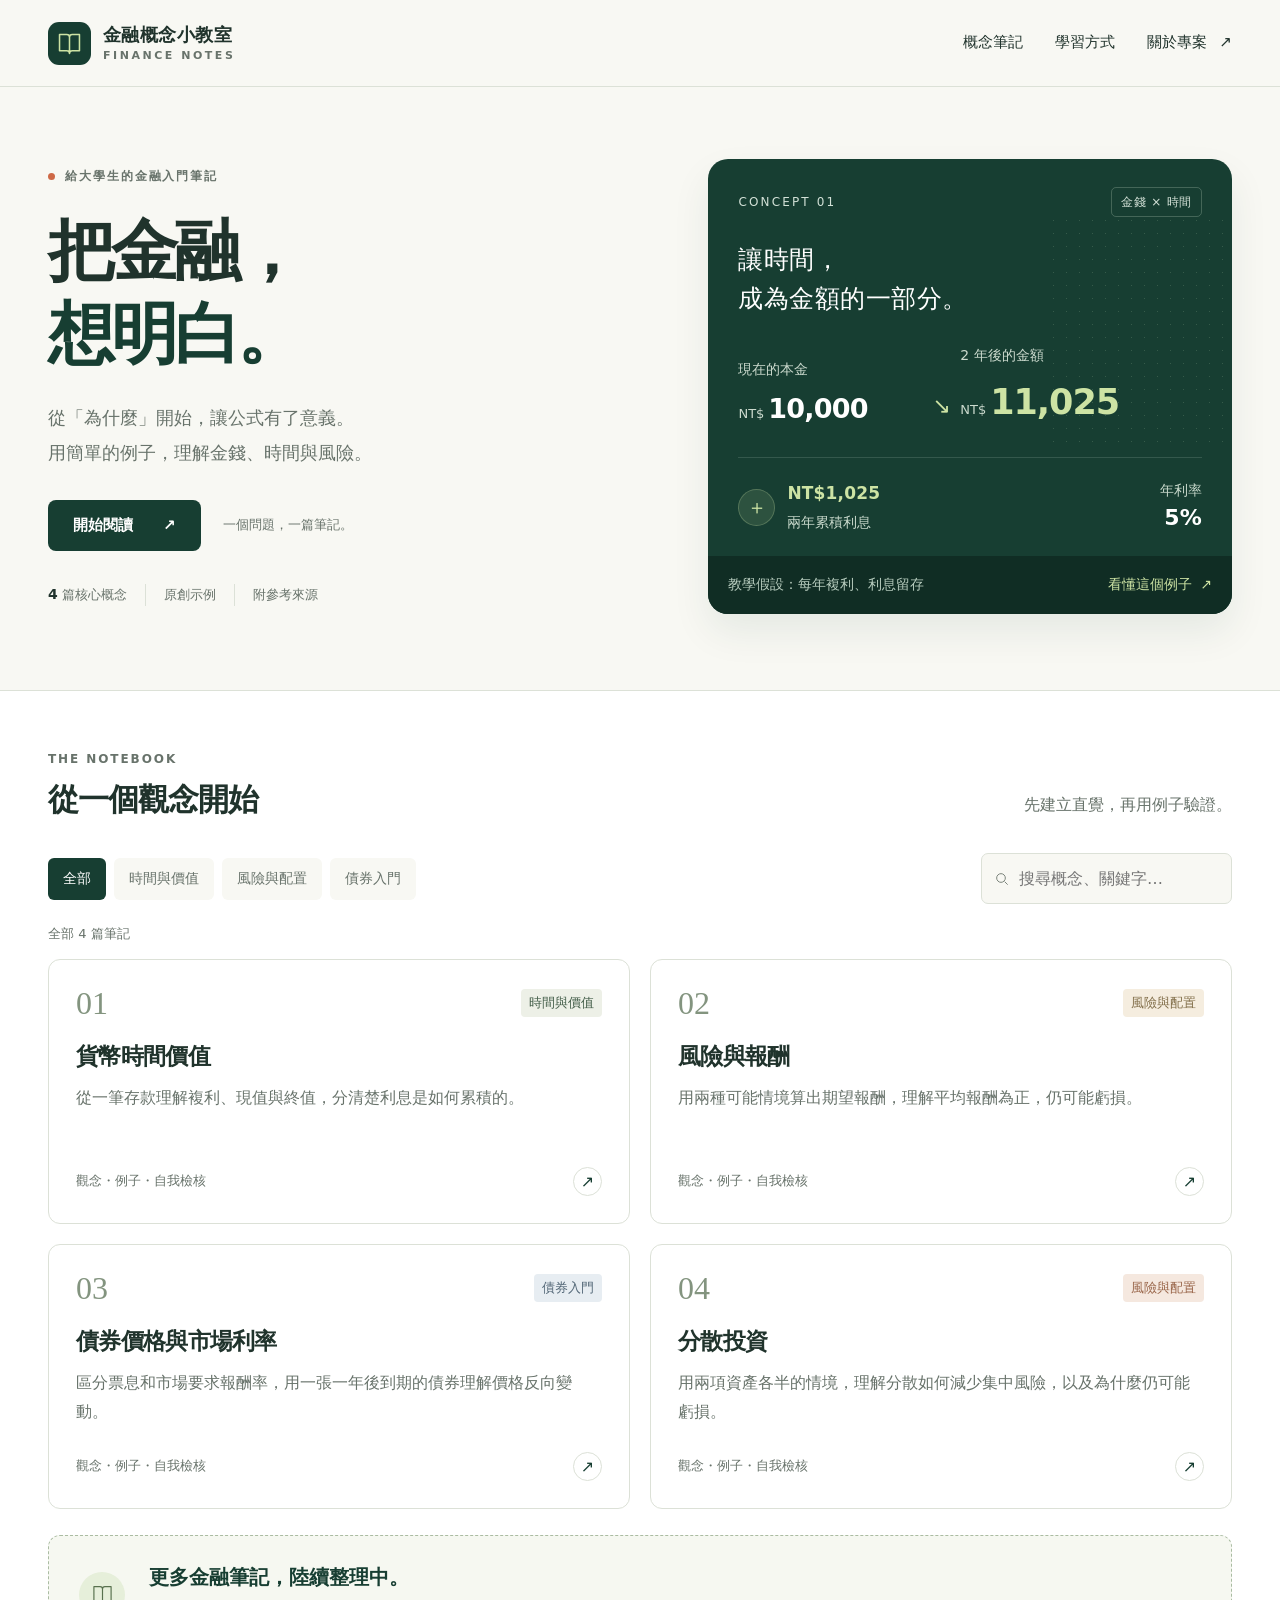
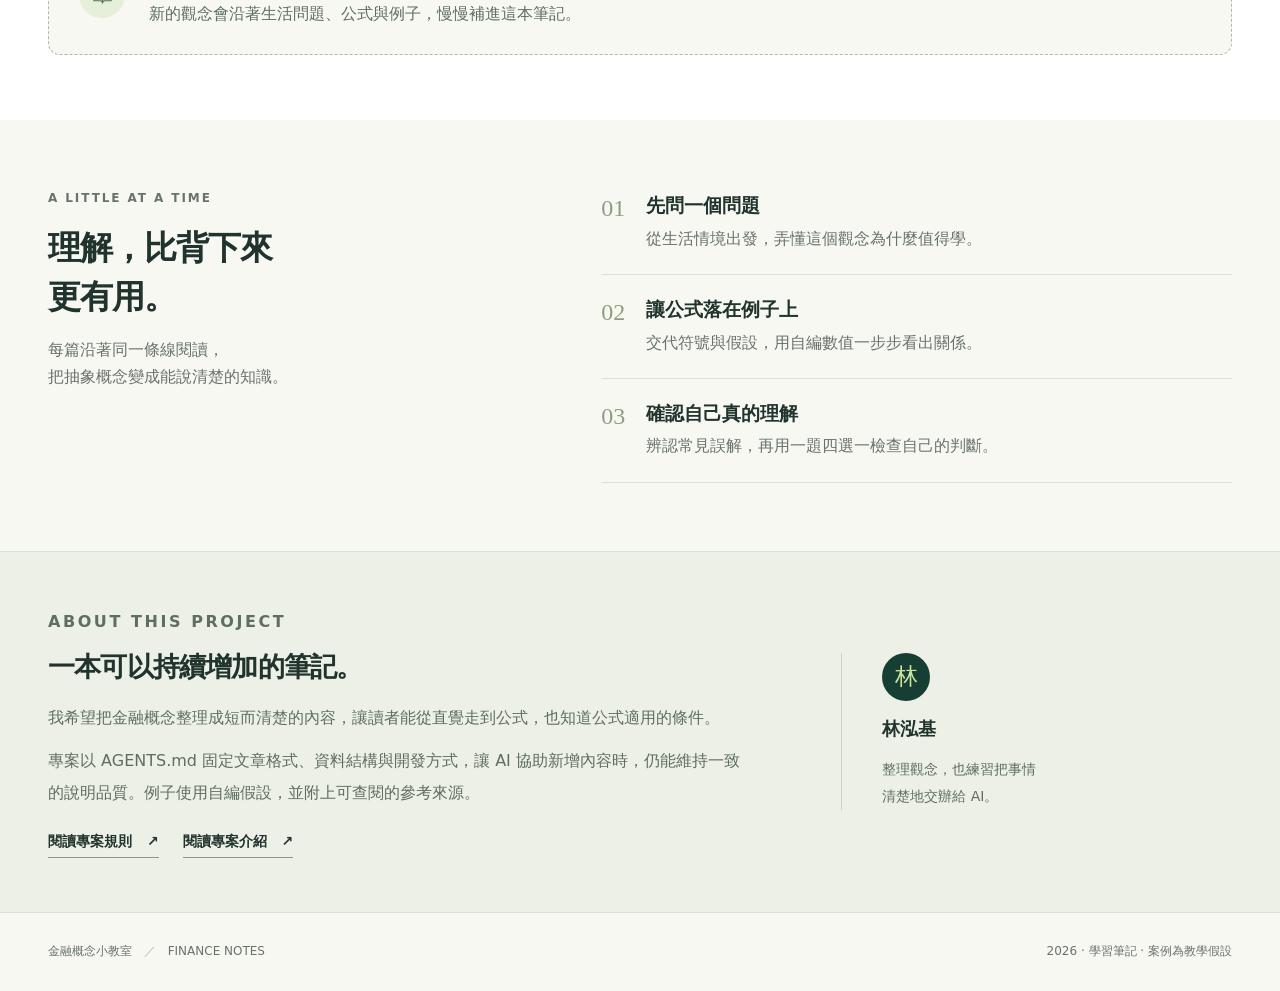
<file: index.html>
<!doctype html>
<html lang="zh-Hant">
<head>
  <meta charset="utf-8">
  <meta name="viewport" content="width=device-width, initial-scale=1">
  <meta name="description" content="從生活問題、公式與自編例子，理解貨幣時間價值、風險與報酬、債券價格及分散投資。">
  <meta name="theme-color" content="#173e32">
  <title>金融概念小教室｜把金融，想明白。</title>
  <link rel="stylesheet" href="./styles.css">
  <script defer src="./content.js"></script>
  <script defer src="./math.js"></script>
  <script defer src="./app.js"></script>
</head>
<body>
  <a class="skip-link" href="#main">跳到主要內容</a>
  <header class="site-header">
    <div class="shell header-inner">
      <a class="brand" href="#home" aria-label="金融概念小教室首頁">
        <span class="brand-icon" aria-hidden="true"><svg viewBox="0 0 32 32"><path d="M5 6h8c2 0 3 1 3 3v18c0-2-1-3-3-3H5zm22 0h-8c-2 0-3 1-3 3v18c0-2 1-3 3-3h8z"/></svg></span>
        <span class="brand-name">金融概念小教室<small>FINANCE NOTES</small></span>
      </a>
      <nav class="main-nav" aria-label="主要導覽"><a href="#library">概念筆記</a><a href="#method">學習方式</a><a href="#about">關於專案 <span aria-hidden="true">↗</span></a></nav>
    </div>
  </header>
  <main id="main" tabindex="-1">
    <div id="home-view">
      <section class="hero shell" aria-labelledby="hero-heading">
        <div class="hero-copy">
          <p class="eyebrow"><span class="tiny-dot"></span> 給大學生的金融入門筆記</p>
          <h1 id="hero-heading">把金融，<br><span>想明白。</span></h1>
          <p class="hero-description">從「為什麼」開始，讓公式有了意義。<br>用簡單的例子，理解金錢、時間與風險。</p>
          <div class="hero-actions"><a class="button primary" href="#library">開始閱讀 <span aria-hidden="true">↗</span></a><span class="hero-note">一個問題，一篇筆記。</span></div>
          <div class="hero-meta"><span><b data-lesson-count>—</b> 篇核心概念</span><span>原創示例</span><span>附參考來源</span></div>
        </div>
        <div class="hero-demo" aria-label="複利示例：本金一萬元，年利率百分之五，每年複利一次，兩年後為一萬一千零二十五元。">
          <div class="demo-top"><span>CONCEPT 01</span><span class="demo-pill">金錢 × 時間</span></div>
          <p class="demo-question">讓時間，<br>成為金額的一部分。</p>
          <div class="money-journey"><div><small>現在的本金</small><strong><span>NT$</span>10,000</strong></div><span class="journey-arrow" aria-hidden="true">↘</span><div class="future-value"><small>2 年後的金額</small><strong><span>NT$</span>11,025</strong></div></div>
          <div class="growth-note"><span class="growth-mark" aria-hidden="true">＋</span><div><b>NT$1,025</b><small>兩年累積利息</small></div><span class="demo-rate">年利率<br><b>5%</b></span></div>
          <div class="demo-bottom"><span>教學假設：每年複利、利息留存</span><a href="#lesson/time-value-of-money" aria-label="閱讀貨幣時間價值">看懂這個例子 <span aria-hidden="true">↗</span></a></div>
        </div>
      </section>
      <section class="library-section" id="library" aria-labelledby="library-heading">
        <div class="shell">
          <div class="section-heading"><div><p class="eyebrow">THE NOTEBOOK</p><h2 id="library-heading">從一個觀念開始</h2></div><p>先建立直覺，再用例子驗證。</p></div>
          <div class="library-toolbar"><div id="category-filters" class="category-filters" role="group" aria-label="依分類篩選"></div><div class="search-wrap"><svg viewBox="0 0 24 24" aria-hidden="true"><circle cx="10.5" cy="10.5" r="6.5"/><path d="m16 16 4.5 4.5"/></svg><label class="sr-only" for="lesson-search">搜尋概念</label><input type="search" id="lesson-search" placeholder="搜尋概念、關鍵字…" autocomplete="off"></div></div>
          <p id="result-count" class="result-count" aria-live="polite"></p>
          <div class="lesson-grid" id="lesson-grid"></div>
          <div class="empty-state" id="empty-state" hidden><span class="empty-symbol" aria-hidden="true">∅</span><h3>目前沒有符合的筆記</h3><p>試試其他關鍵字，或回到全部概念。</p><button class="button secondary" id="reset-search" type="button">顯示全部概念</button></div>
          <aside class="notebook-continuation" id="notebook-continuation" aria-labelledby="continuation-heading" hidden><span class="continuation-icon" aria-hidden="true"><svg viewBox="0 0 32 32"><path d="M5 6h8c2 0 3 1 3 3v18c0-2-1-3-3-3H5zm22 0h-8c-2 0-3 1-3 3v18c0-2 1-3 3-3h8z"/></svg></span><div><h3 id="continuation-heading">更多金融筆記，陸續整理中。</h3><p>新的觀念會沿著生活問題、公式與例子，慢慢補進這本筆記。</p></div></aside>
        </div>
      </section>
      <section class="method-section shell" id="method" aria-labelledby="method-heading"><div class="method-intro"><p class="eyebrow">A LITTLE AT A TIME</p><h2 id="method-heading">理解，比背下來<br>更有用。</h2><p>每篇沿著同一條線閱讀，<br>把抽象概念變成能說清楚的知識。</p></div><ol class="method-steps"><li><span>01</span><div><h3>先問一個問題</h3><p>從生活情境出發，弄懂這個觀念為什麼值得學。</p></div></li><li><span>02</span><div><h3>讓公式落在例子上</h3><p>交代符號與假設，用自編數值一步步看出關係。</p></div></li><li><span>03</span><div><h3>確認自己真的理解</h3><p>辨認常見誤解，再用一題四選一檢查自己的判斷。</p></div></li></ol></section>
      <section class="about-section" id="about" aria-labelledby="about-heading"><div class="shell about-inner"><div><p class="eyebrow">ABOUT THIS PROJECT</p><h2 id="about-heading">一本可以持續增加的筆記。</h2><p>我希望把金融概念整理成短而清楚的內容，讓讀者能從直覺走到公式，也知道公式適用的條件。</p><p>專案以 AGENTS.md 固定文章格式、資料結構與開發方式，讓 AI 協助新增內容時，仍能維持一致的說明品質。例子使用自編假設，並附上可查閱的參考來源。</p><div class="about-links"><a href="./agents.html">閱讀專案規則 <span aria-hidden="true">↗</span></a><a href="./readme.html">閱讀專案介紹 <span aria-hidden="true">↗</span></a></div></div><div class="author-note"><span class="author-initial" aria-hidden="true">林</span><strong>林泓基</strong><p>整理觀念，也練習把事情<br>清楚地交辦給 AI。</p></div></div></section>
    </div>
    <div id="lesson-view" hidden></div>
    <noscript><div class="shell no-script"><h2>請啟用 JavaScript 以閱讀完整筆記</h2><p>文章、搜尋與自我檢核由本機 JavaScript 呈現，不需要登入或 API。</p></div></noscript>
  </main>
  <footer class="site-footer"><div class="shell footer-inner"><span>金融概念小教室 <span class="footer-separator">／</span> FINANCE NOTES</span><span>2026 · 學習筆記 · 案例為教學假設</span></div></footer>
</body>
</html>
</file>
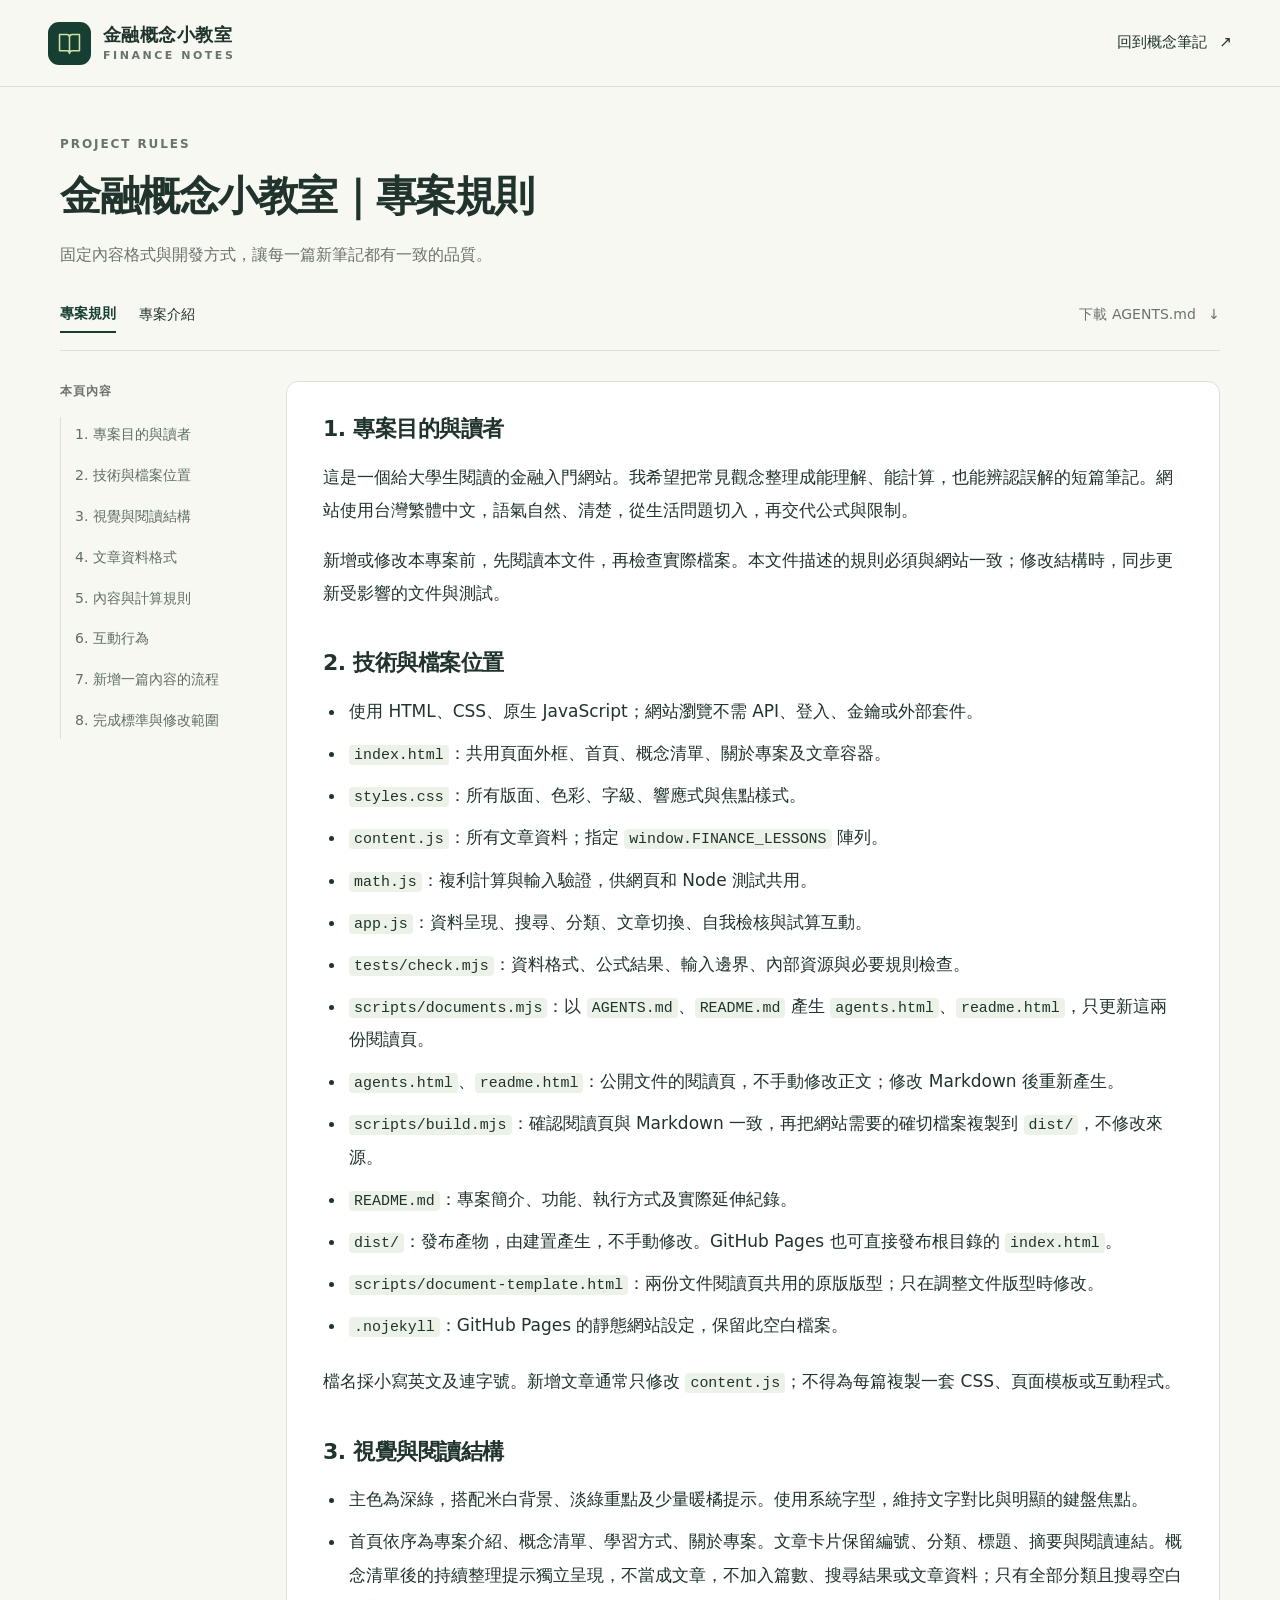
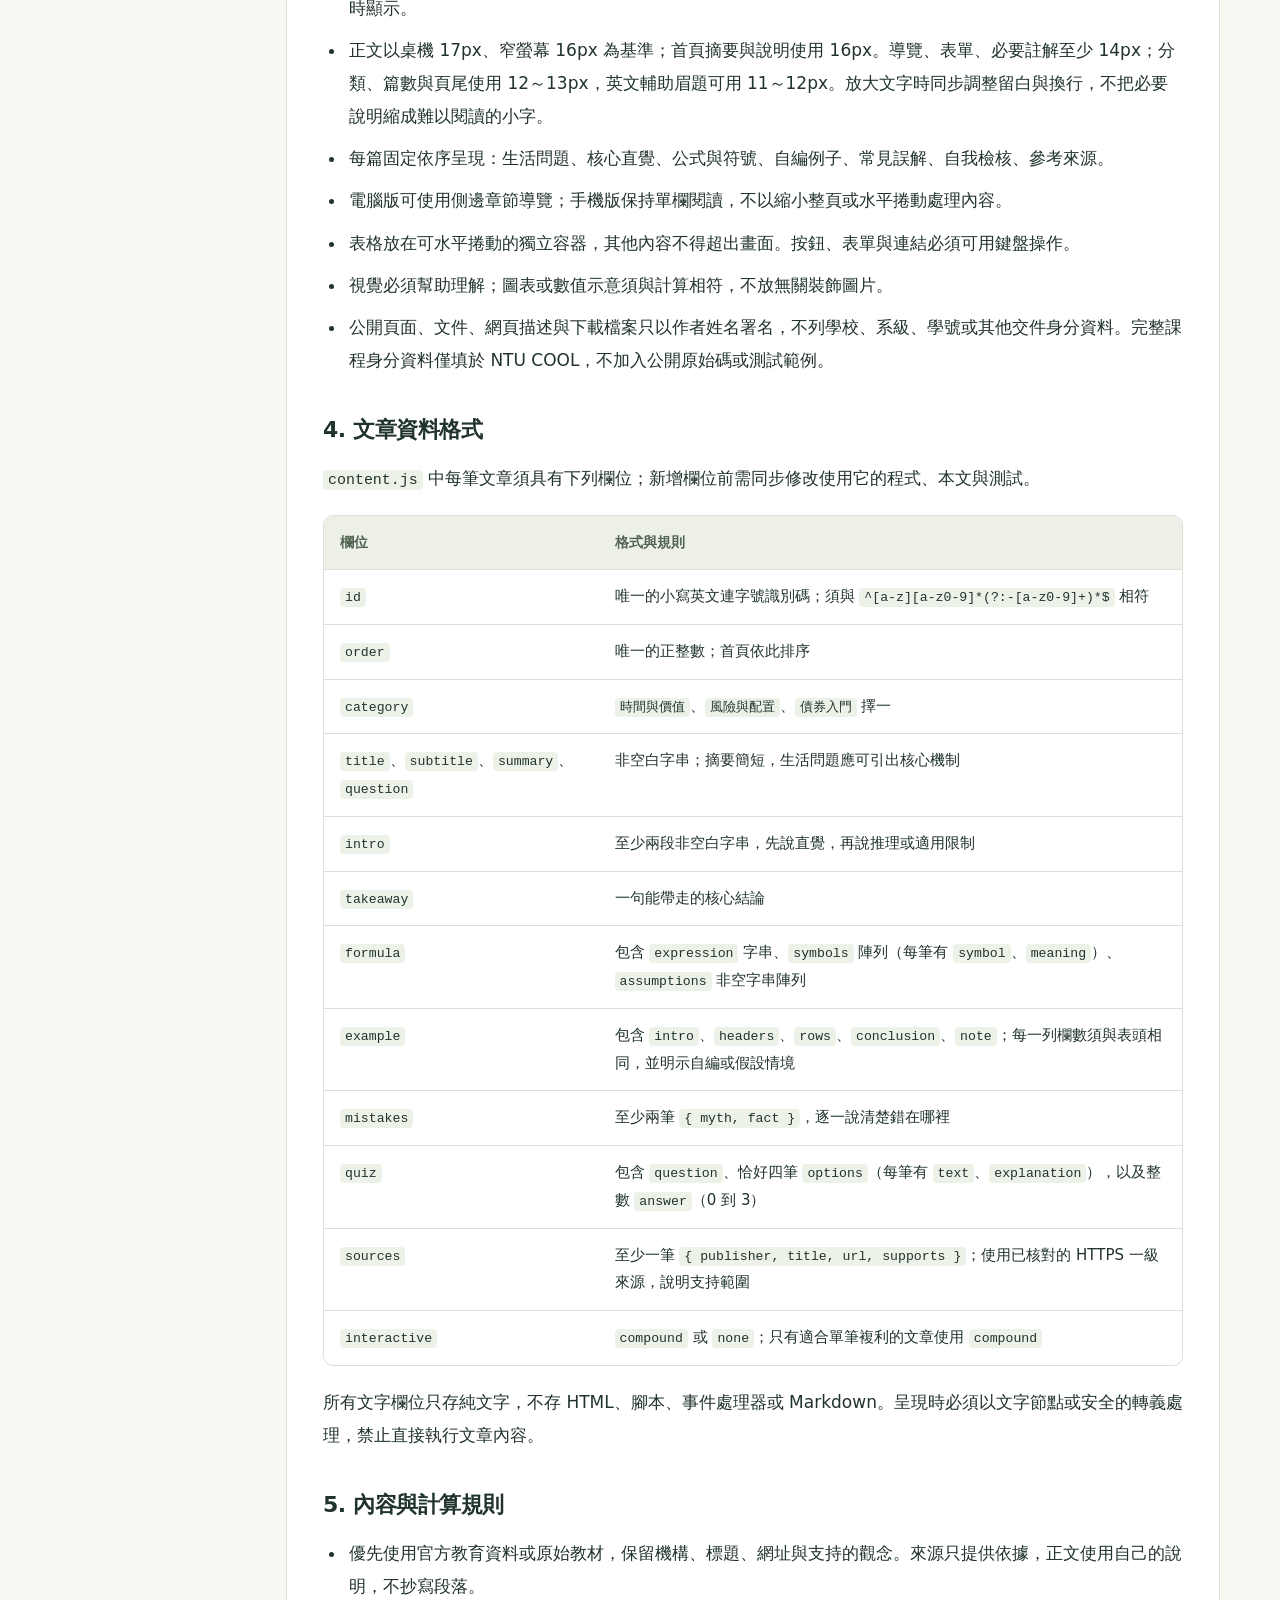
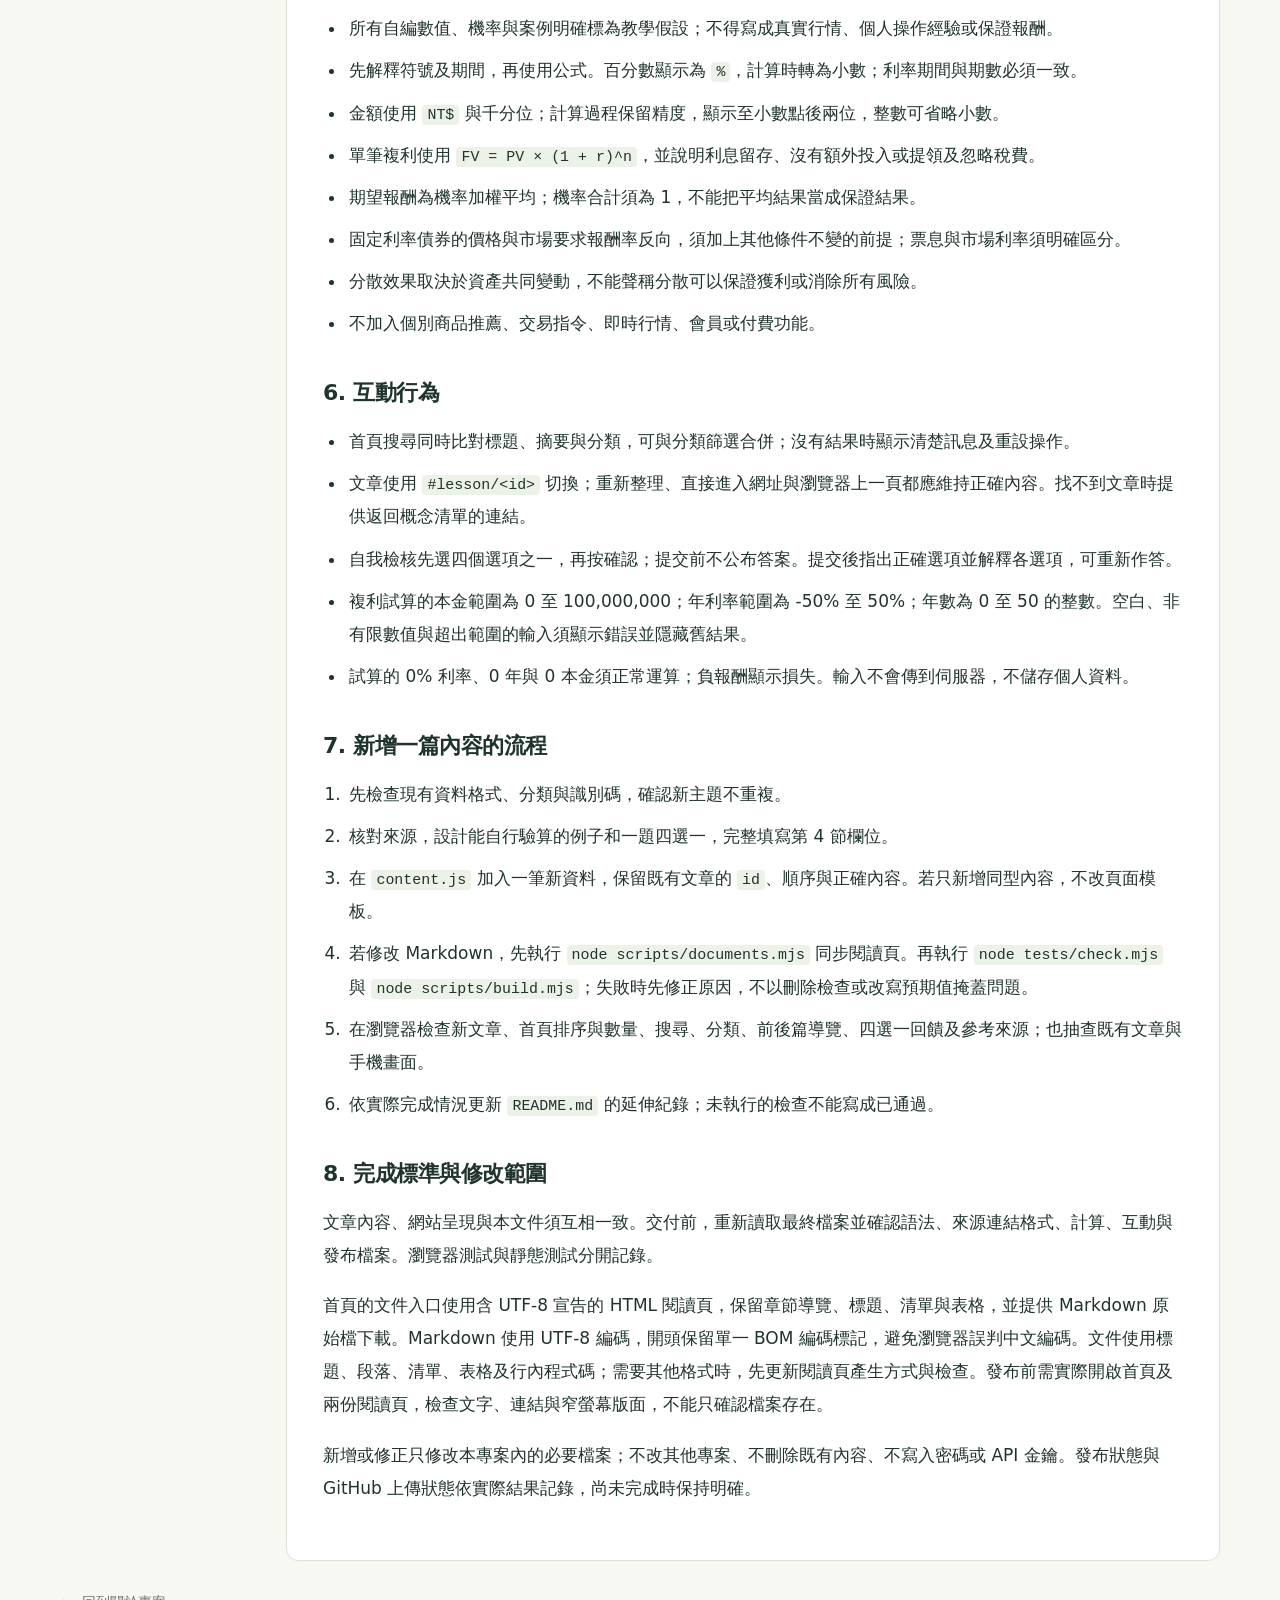
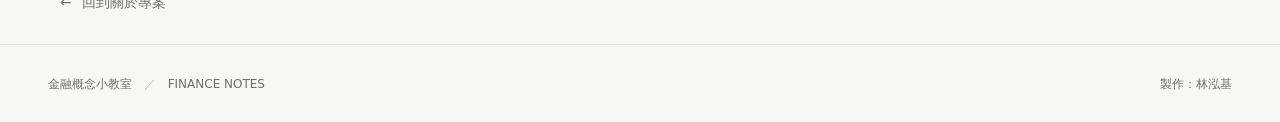
<file: agents.html>
<!doctype html>
<html lang="zh-Hant">
<head>
  <meta charset="utf-8">
  <meta name="viewport" content="width=device-width, initial-scale=1">
  <meta name="description" content="固定內容格式與開發方式，讓每一篇新筆記都有一致的品質。">
  <meta name="theme-color" content="#173e32">
  <title>專案規則｜金融概念小教室</title>
  <link rel="stylesheet" href="./styles.css">
</head>
<body class="document-page">
  <a class="skip-link" href="#document-content">跳到文件內容</a>
  <header class="site-header"><div class="shell header-inner">
    <a class="brand" href="./index.html#home" aria-label="金融概念小教室首頁"><span class="brand-icon" aria-hidden="true"><svg viewBox="0 0 32 32"><path d="M5 6h8c2 0 3 1 3 3v18c0-2-1-3-3-3H5zm22 0h-8c-2 0-3 1-3 3v18c0-2 1-3 3-3h8z"/></svg></span><span class="brand-name">金融概念小教室<small>FINANCE NOTES</small></span></a>
    <nav class="main-nav" aria-label="主要導覽"><a href="./index.html#library">回到概念筆記 <span aria-hidden="true">↗</span></a></nav>
  </div></header>
  <main class="shell document-shell">
    <div class="document-header"><p class="eyebrow">PROJECT RULES</p><h1>金融概念小教室｜專案規則</h1><p class="document-description">固定內容格式與開發方式，讓每一篇新筆記都有一致的品質。</p>
      <nav class="document-actions" aria-label="專案文件"><a href="./agents.html" aria-current="page">專案規則</a><a href="./readme.html">專案介紹</a><a class="document-download" href="./AGENTS.md" download="AGENTS.md">下載 AGENTS.md <span aria-hidden="true">↓</span></a></nav>
    </div>
    <div class="document-grid"><nav class="document-toc" aria-label="本頁章節"><p class="eyebrow">本頁內容</p><ol><li><a href="#section-1">1. 專案目的與讀者</a></li><li><a href="#section-2">2. 技術與檔案位置</a></li><li><a href="#section-3">3. 視覺與閱讀結構</a></li><li><a href="#section-4">4. 文章資料格式</a></li><li><a href="#section-5">5. 內容與計算規則</a></li><li><a href="#section-6">6. 互動行為</a></li><li><a href="#section-7">7. 新增一篇內容的流程</a></li><li><a href="#section-8">8. 完成標準與修改範圍</a></li></ol></nav>
      <article id="document-content" class="document-body" tabindex="-1" aria-label="專案規則全文">
<h2 id="section-1">1. 專案目的與讀者</h2>
<p>這是一個給大學生閱讀的金融入門網站。我希望把常見觀念整理成能理解、能計算，也能辨認誤解的短篇筆記。網站使用台灣繁體中文，語氣自然、清楚，從生活問題切入，再交代公式與限制。</p>
<p>新增或修改本專案前，先閱讀本文件，再檢查實際檔案。本文件描述的規則必須與網站一致；修改結構時，同步更新受影響的文件與測試。</p>
<h2 id="section-2">2. 技術與檔案位置</h2>
<ul><li>使用 HTML、CSS、原生 JavaScript；網站瀏覽不需 API、登入、金鑰或外部套件。</li><li><code>index.html</code>：共用頁面外框、首頁、概念清單、關於專案及文章容器。</li><li><code>styles.css</code>：所有版面、色彩、字級、響應式與焦點樣式。</li><li><code>content.js</code>：所有文章資料；指定 <code>window.FINANCE_LESSONS</code> 陣列。</li><li><code>math.js</code>：複利計算與輸入驗證，供網頁和 Node 測試共用。</li><li><code>app.js</code>：資料呈現、搜尋、分類、文章切換、自我檢核與試算互動。</li><li><code>tests/check.mjs</code>：資料格式、公式結果、輸入邊界、內部資源與必要規則檢查。</li><li><code>scripts/documents.mjs</code>：以 <code>AGENTS.md</code>、<code>README.md</code> 產生 <code>agents.html</code>、<code>readme.html</code>，只更新這兩份閱讀頁。</li><li><code>agents.html</code>、<code>readme.html</code>：公開文件的閱讀頁，不手動修改正文；修改 Markdown 後重新產生。</li><li><code>scripts/build.mjs</code>：確認閱讀頁與 Markdown 一致，再把網站需要的確切檔案複製到 <code>dist/</code>，不修改來源。</li><li><code>README.md</code>：專案簡介、功能、執行方式及實際延伸紀錄。</li><li><code>dist/</code>：發布產物，由建置產生，不手動修改。GitHub Pages 也可直接發布根目錄的 <code>index.html</code>。</li><li><code>scripts/document-template.html</code>：兩份文件閱讀頁共用的原版版型；只在調整文件版型時修改。</li><li><code>.nojekyll</code>：GitHub Pages 的靜態網站設定，保留此空白檔案。</li></ul>
<p>檔名採小寫英文及連字號。新增文章通常只修改 <code>content.js</code>；不得為每篇複製一套 CSS、頁面模板或互動程式。</p>
<h2 id="section-3">3. 視覺與閱讀結構</h2>
<ul><li>主色為深綠，搭配米白背景、淡綠重點及少量暖橘提示。使用系統字型，維持文字對比與明顯的鍵盤焦點。</li><li>首頁依序為專案介紹、概念清單、學習方式、關於專案。文章卡片保留編號、分類、標題、摘要與閱讀連結。概念清單後的持續整理提示獨立呈現，不當成文章，不加入篇數、搜尋結果或文章資料；只有全部分類且搜尋空白時顯示。</li><li>正文以桌機 17px、窄螢幕 16px 為基準；首頁摘要與說明使用 16px。導覽、表單、必要註解至少 14px；分類、篇數與頁尾使用 12～13px，英文輔助眉題可用 11～12px。放大文字時同步調整留白與換行，不把必要說明縮成難以閱讀的小字。</li><li>每篇固定依序呈現：生活問題、核心直覺、公式與符號、自編例子、常見誤解、自我檢核、參考來源。</li><li>電腦版可使用側邊章節導覽；手機版保持單欄閱讀，不以縮小整頁或水平捲動處理內容。</li><li>表格放在可水平捲動的獨立容器，其他內容不得超出畫面。按鈕、表單與連結必須可用鍵盤操作。</li><li>視覺必須幫助理解；圖表或數值示意須與計算相符，不放無關裝飾圖片。</li><li>公開頁面、文件、網頁描述與下載檔案只以作者姓名署名，不列學校、系級、學號或其他交件身分資料。完整課程身分資料僅填於 NTU COOL，不加入公開原始碼或測試範例。</li></ul>
<h2 id="section-4">4. 文章資料格式</h2>
<p><code>content.js</code> 中每筆文章須具有下列欄位；新增欄位前需同步修改使用它的程式、本文與測試。</p>
<div class="table-wrap document-table" role="region" aria-label="4. 文章資料格式表格" tabindex="0"><table><thead><tr><th scope="col">欄位</th><th scope="col">格式與規則</th></tr></thead><tbody><tr><td><code>id</code></td><td>唯一的小寫英文連字號識別碼；須與 <code>^[a-z][a-z0-9]*(?:-[a-z0-9]+)*$</code> 相符</td></tr><tr><td><code>order</code></td><td>唯一的正整數；首頁依此排序</td></tr><tr><td><code>category</code></td><td><code>時間與價值</code>、<code>風險與配置</code>、<code>債券入門</code> 擇一</td></tr><tr><td><code>title</code>、<code>subtitle</code>、<code>summary</code>、<code>question</code></td><td>非空白字串；摘要簡短，生活問題應可引出核心機制</td></tr><tr><td><code>intro</code></td><td>至少兩段非空白字串，先說直覺，再說推理或適用限制</td></tr><tr><td><code>takeaway</code></td><td>一句能帶走的核心結論</td></tr><tr><td><code>formula</code></td><td>包含 <code>expression</code> 字串、<code>symbols</code> 陣列（每筆有 <code>symbol</code>、<code>meaning</code>）、<code>assumptions</code> 非空字串陣列</td></tr><tr><td><code>example</code></td><td>包含 <code>intro</code>、<code>headers</code>、<code>rows</code>、<code>conclusion</code>、<code>note</code>；每一列欄數須與表頭相同，並明示自編或假設情境</td></tr><tr><td><code>mistakes</code></td><td>至少兩筆 <code>{ myth, fact }</code>，逐一說清楚錯在哪裡</td></tr><tr><td><code>quiz</code></td><td>包含 <code>question</code>、恰好四筆 <code>options</code>（每筆有 <code>text</code>、<code>explanation</code>），以及整數 <code>answer</code>（0 到 3）</td></tr><tr><td><code>sources</code></td><td>至少一筆 <code>{ publisher, title, url, supports }</code>；使用已核對的 HTTPS 一級來源，說明支持範圍</td></tr><tr><td><code>interactive</code></td><td><code>compound</code> 或 <code>none</code>；只有適合單筆複利的文章使用 <code>compound</code></td></tr></tbody></table></div>
<p class="document-table-hint">窄螢幕可在表格內左右滑動。</p>
<p>所有文字欄位只存純文字，不存 HTML、腳本、事件處理器或 Markdown。呈現時必須以文字節點或安全的轉義處理，禁止直接執行文章內容。</p>
<h2 id="section-5">5. 內容與計算規則</h2>
<ul><li>優先使用官方教育資料或原始教材，保留機構、標題、網址與支持的觀念。來源只提供依據，正文使用自己的說明，不抄寫段落。</li><li>所有自編數值、機率與案例明確標為教學假設；不得寫成真實行情、個人操作經驗或保證報酬。</li><li>先解釋符號及期間，再使用公式。百分數顯示為 <code>%</code>，計算時轉為小數；利率期間與期數必須一致。</li><li>金額使用 <code>NT$</code> 與千分位；計算過程保留精度，顯示至小數點後兩位，整數可省略小數。</li><li>單筆複利使用 <code>FV = PV × (1 + r)^n</code>，並說明利息留存、沒有額外投入或提領及忽略稅費。</li><li>期望報酬為機率加權平均；機率合計須為 1，不能把平均結果當成保證結果。</li><li>固定利率債券的價格與市場要求報酬率反向，須加上其他條件不變的前提；票息與市場利率須明確區分。</li><li>分散效果取決於資產共同變動，不能聲稱分散可以保證獲利或消除所有風險。</li><li>不加入個別商品推薦、交易指令、即時行情、會員或付費功能。</li></ul>
<h2 id="section-6">6. 互動行為</h2>
<ul><li>首頁搜尋同時比對標題、摘要與分類，可與分類篩選合併；沒有結果時顯示清楚訊息及重設操作。</li><li>文章使用 <code>#lesson/&lt;id&gt;</code> 切換；重新整理、直接進入網址與瀏覽器上一頁都應維持正確內容。找不到文章時提供返回概念清單的連結。</li><li>自我檢核先選四個選項之一，再按確認；提交前不公布答案。提交後指出正確選項並解釋各選項，可重新作答。</li><li>複利試算的本金範圍為 0 至 100,000,000；年利率範圍為 -50% 至 50%；年數為 0 至 50 的整數。空白、非有限數值與超出範圍的輸入須顯示錯誤並隱藏舊結果。</li><li>試算的 0% 利率、0 年與 0 本金須正常運算；負報酬顯示損失。輸入不會傳到伺服器，不儲存個人資料。</li></ul>
<h2 id="section-7">7. 新增一篇內容的流程</h2>
<ol><li>先檢查現有資料格式、分類與識別碼，確認新主題不重複。</li><li>核對來源，設計能自行驗算的例子和一題四選一，完整填寫第 4 節欄位。</li><li>在 <code>content.js</code> 加入一筆新資料，保留既有文章的 <code>id</code>、順序與正確內容。若只新增同型內容，不改頁面模板。</li><li>若修改 Markdown，先執行 <code>node scripts/documents.mjs</code> 同步閱讀頁。再執行 <code>node tests/check.mjs</code> 與 <code>node scripts/build.mjs</code>；失敗時先修正原因，不以刪除檢查或改寫預期值掩蓋問題。</li><li>在瀏覽器檢查新文章、首頁排序與數量、搜尋、分類、前後篇導覽、四選一回饋及參考來源；也抽查既有文章與手機畫面。</li><li>依實際完成情況更新 <code>README.md</code> 的延伸紀錄；未執行的檢查不能寫成已通過。</li></ol>
<h2 id="section-8">8. 完成標準與修改範圍</h2>
<p>文章內容、網站呈現與本文件須互相一致。交付前，重新讀取最終檔案並確認語法、來源連結格式、計算、互動與發布檔案。瀏覽器測試與靜態測試分開記錄。</p>
<p>首頁的文件入口使用含 UTF-8 宣告的 HTML 閱讀頁，保留章節導覽、標題、清單與表格，並提供 Markdown 原始檔下載。Markdown 使用 UTF-8 編碼，開頭保留單一 BOM 編碼標記，避免瀏覽器誤判中文編碼。文件使用標題、段落、清單、表格及行內程式碼；需要其他格式時，先更新閱讀頁產生方式與檢查。發布前需實際開啟首頁及兩份閱讀頁，檢查文字、連結與窄螢幕版面，不能只確認檔案存在。</p>
<p>新增或修正只修改本專案內的必要檔案；不改其他專案、不刪除既有內容、不寫入密碼或 API 金鑰。發布狀態與 GitHub 上傳狀態依實際結果記錄，尚未完成時保持明確。</p>
</article>
    </div>
    <a class="back-link document-back" href="./index.html#about"><span aria-hidden="true">←</span> 回到關於專案</a>
  </main>
  <footer class="site-footer"><div class="shell footer-inner"><span>金融概念小教室 <span class="footer-separator">／</span> FINANCE NOTES</span><span>製作：林泓基</span></div></footer>
</body>
</html>
</file>
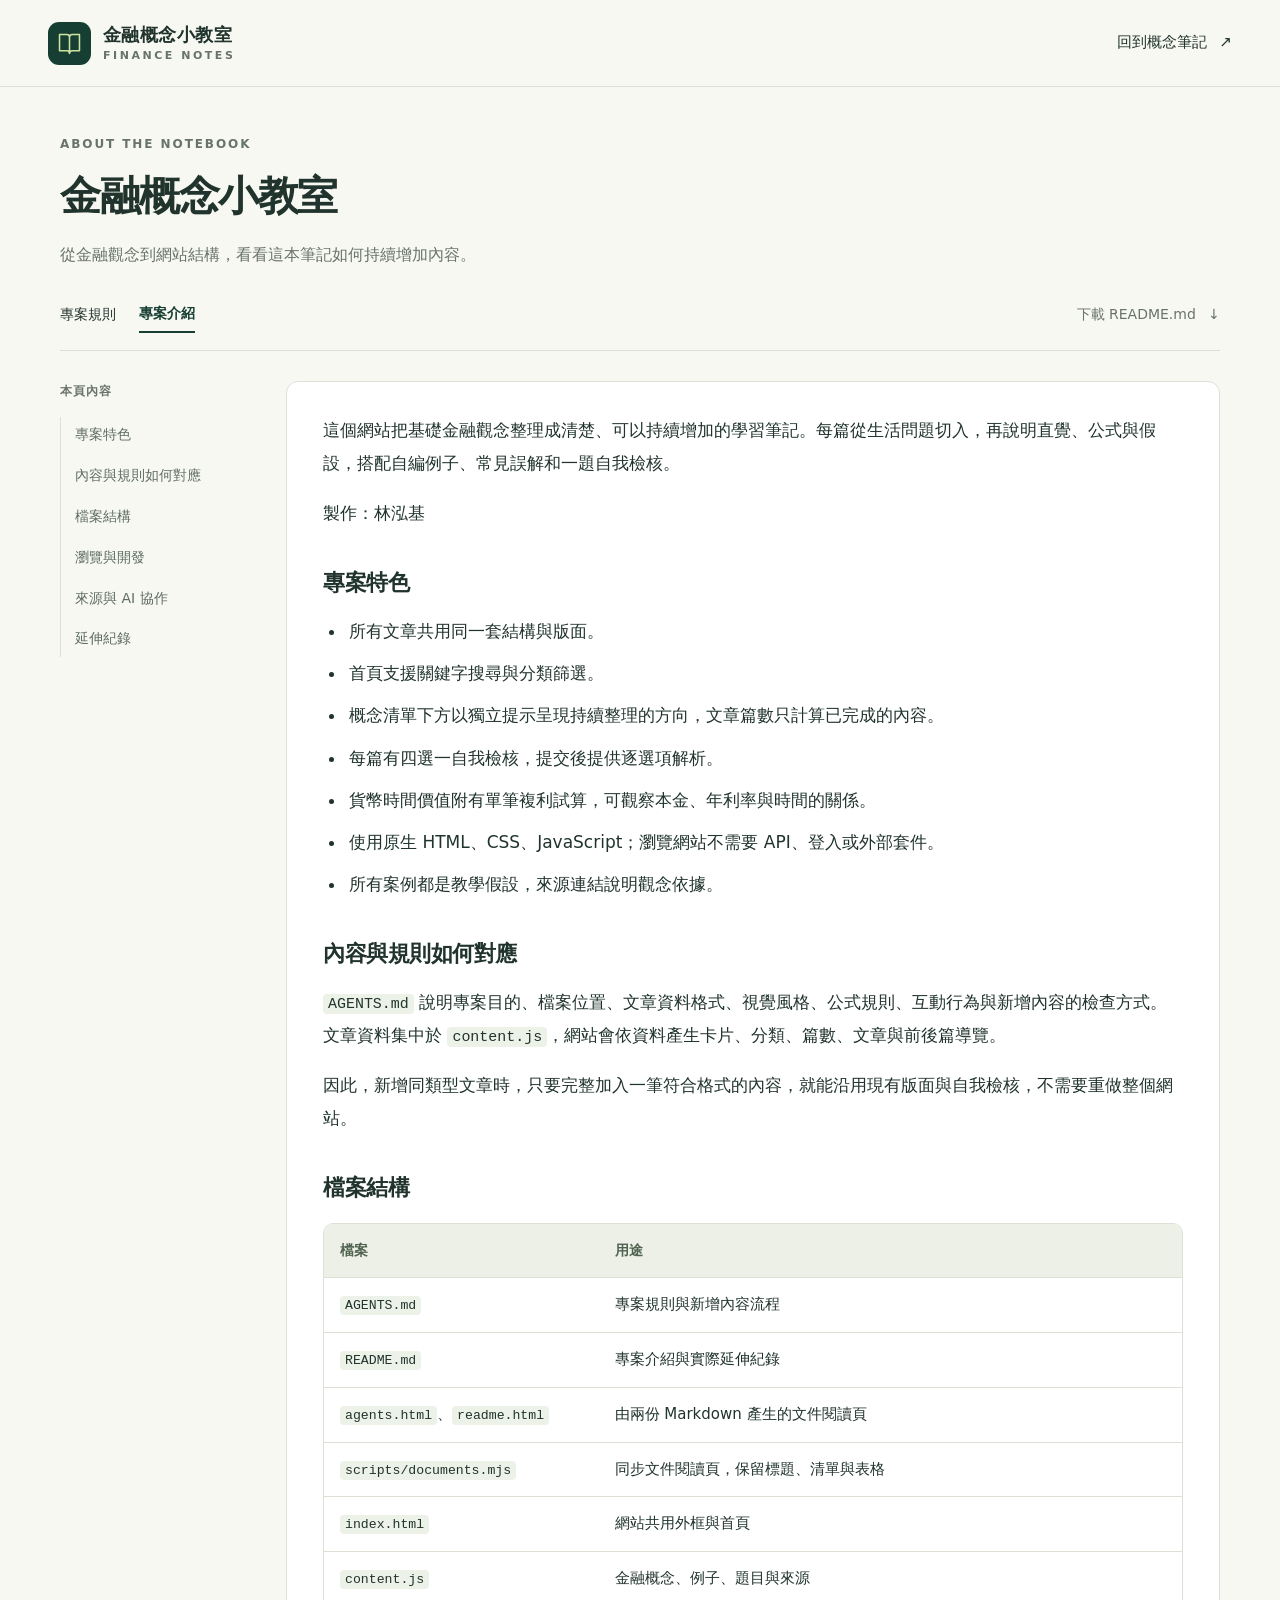
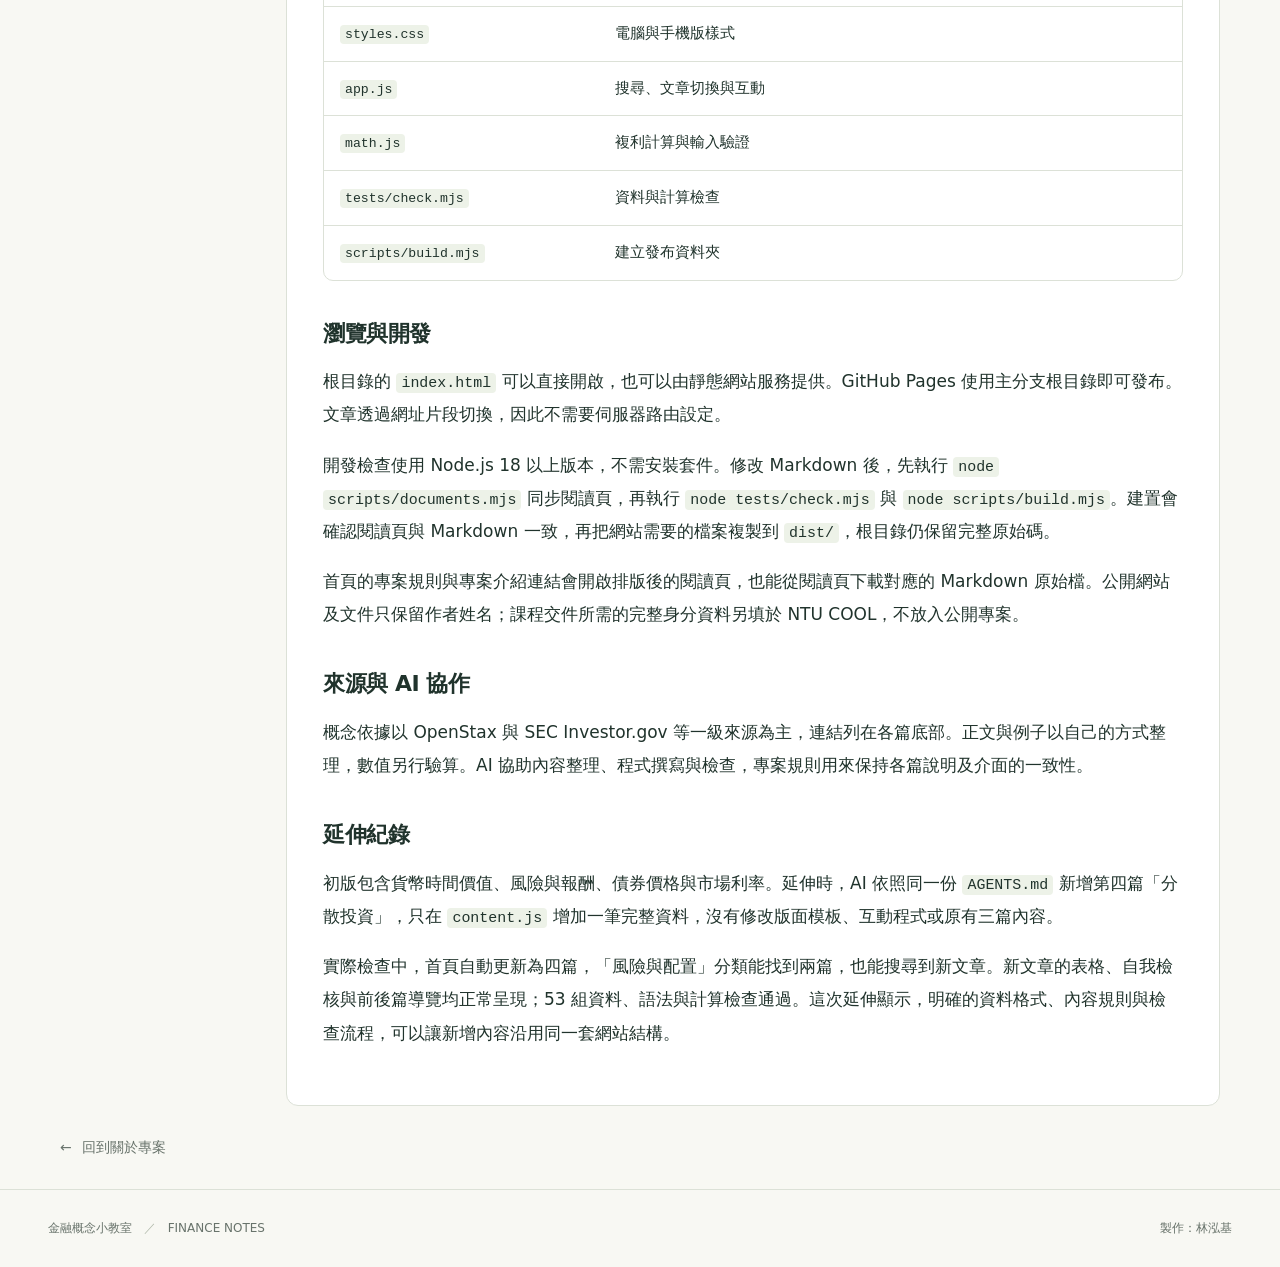
<file: readme.html>
<!doctype html>
<html lang="zh-Hant">
<head>
  <meta charset="utf-8">
  <meta name="viewport" content="width=device-width, initial-scale=1">
  <meta name="description" content="從金融觀念到網站結構，看看這本筆記如何持續增加內容。">
  <meta name="theme-color" content="#173e32">
  <title>專案介紹｜金融概念小教室</title>
  <link rel="stylesheet" href="./styles.css">
</head>
<body class="document-page">
  <a class="skip-link" href="#document-content">跳到文件內容</a>
  <header class="site-header"><div class="shell header-inner">
    <a class="brand" href="./index.html#home" aria-label="金融概念小教室首頁"><span class="brand-icon" aria-hidden="true"><svg viewBox="0 0 32 32"><path d="M5 6h8c2 0 3 1 3 3v18c0-2-1-3-3-3H5zm22 0h-8c-2 0-3 1-3 3v18c0-2 1-3 3-3h8z"/></svg></span><span class="brand-name">金融概念小教室<small>FINANCE NOTES</small></span></a>
    <nav class="main-nav" aria-label="主要導覽"><a href="./index.html#library">回到概念筆記 <span aria-hidden="true">↗</span></a></nav>
  </div></header>
  <main class="shell document-shell">
    <div class="document-header"><p class="eyebrow">ABOUT THE NOTEBOOK</p><h1>金融概念小教室</h1><p class="document-description">從金融觀念到網站結構，看看這本筆記如何持續增加內容。</p>
      <nav class="document-actions" aria-label="專案文件"><a href="./agents.html">專案規則</a><a href="./readme.html" aria-current="page">專案介紹</a><a class="document-download" href="./README.md" download="README.md">下載 README.md <span aria-hidden="true">↓</span></a></nav>
    </div>
    <div class="document-grid"><nav class="document-toc" aria-label="本頁章節"><p class="eyebrow">本頁內容</p><ol><li><a href="#section-1">專案特色</a></li><li><a href="#section-2">內容與規則如何對應</a></li><li><a href="#section-3">檔案結構</a></li><li><a href="#section-4">瀏覽與開發</a></li><li><a href="#section-5">來源與 AI 協作</a></li><li><a href="#section-6">延伸紀錄</a></li></ol></nav>
      <article id="document-content" class="document-body" tabindex="-1" aria-label="專案介紹全文">
<p>這個網站把基礎金融觀念整理成清楚、可以持續增加的學習筆記。每篇從生活問題切入，再說明直覺、公式與假設，搭配自編例子、常見誤解和一題自我檢核。</p>
<p>製作：林泓基</p>
<h2 id="section-1">專案特色</h2>
<ul><li>所有文章共用同一套結構與版面。</li><li>首頁支援關鍵字搜尋與分類篩選。</li><li>概念清單下方以獨立提示呈現持續整理的方向，文章篇數只計算已完成的內容。</li><li>每篇有四選一自我檢核，提交後提供逐選項解析。</li><li>貨幣時間價值附有單筆複利試算，可觀察本金、年利率與時間的關係。</li><li>使用原生 HTML、CSS、JavaScript；瀏覽網站不需要 API、登入或外部套件。</li><li>所有案例都是教學假設，來源連結說明觀念依據。</li></ul>
<h2 id="section-2">內容與規則如何對應</h2>
<p><code>AGENTS.md</code> 說明專案目的、檔案位置、文章資料格式、視覺風格、公式規則、互動行為與新增內容的檢查方式。文章資料集中於 <code>content.js</code>，網站會依資料產生卡片、分類、篇數、文章與前後篇導覽。</p>
<p>因此，新增同類型文章時，只要完整加入一筆符合格式的內容，就能沿用現有版面與自我檢核，不需要重做整個網站。</p>
<h2 id="section-3">檔案結構</h2>
<div class="table-wrap document-table" role="region" aria-label="檔案結構表格" tabindex="0"><table><thead><tr><th scope="col">檔案</th><th scope="col">用途</th></tr></thead><tbody><tr><td><code>AGENTS.md</code></td><td>專案規則與新增內容流程</td></tr><tr><td><code>README.md</code></td><td>專案介紹與實際延伸紀錄</td></tr><tr><td><code>agents.html</code>、<code>readme.html</code></td><td>由兩份 Markdown 產生的文件閱讀頁</td></tr><tr><td><code>scripts/documents.mjs</code></td><td>同步文件閱讀頁，保留標題、清單與表格</td></tr><tr><td><code>index.html</code></td><td>網站共用外框與首頁</td></tr><tr><td><code>content.js</code></td><td>金融概念、例子、題目與來源</td></tr><tr><td><code>styles.css</code></td><td>電腦與手機版樣式</td></tr><tr><td><code>app.js</code></td><td>搜尋、文章切換與互動</td></tr><tr><td><code>math.js</code></td><td>複利計算與輸入驗證</td></tr><tr><td><code>tests/check.mjs</code></td><td>資料與計算檢查</td></tr><tr><td><code>scripts/build.mjs</code></td><td>建立發布資料夾</td></tr></tbody></table></div>
<p class="document-table-hint">窄螢幕可在表格內左右滑動。</p>
<h2 id="section-4">瀏覽與開發</h2>
<p>根目錄的 <code>index.html</code> 可以直接開啟，也可以由靜態網站服務提供。GitHub Pages 使用主分支根目錄即可發布。文章透過網址片段切換，因此不需要伺服器路由設定。</p>
<p>開發檢查使用 Node.js 18 以上版本，不需安裝套件。修改 Markdown 後，先執行 <code>node scripts/documents.mjs</code> 同步閱讀頁，再執行 <code>node tests/check.mjs</code> 與 <code>node scripts/build.mjs</code>。建置會確認閱讀頁與 Markdown 一致，再把網站需要的檔案複製到 <code>dist/</code>，根目錄仍保留完整原始碼。</p>
<p>首頁的專案規則與專案介紹連結會開啟排版後的閱讀頁，也能從閱讀頁下載對應的 Markdown 原始檔。公開網站及文件只保留作者姓名；課程交件所需的完整身分資料另填於 NTU COOL，不放入公開專案。</p>
<h2 id="section-5">來源與 AI 協作</h2>
<p>概念依據以 OpenStax 與 SEC Investor.gov 等一級來源為主，連結列在各篇底部。正文與例子以自己的方式整理，數值另行驗算。AI 協助內容整理、程式撰寫與檢查，專案規則用來保持各篇說明及介面的一致性。</p>
<h2 id="section-6">延伸紀錄</h2>
<p>初版包含貨幣時間價值、風險與報酬、債券價格與市場利率。延伸時，AI 依照同一份 <code>AGENTS.md</code> 新增第四篇「分散投資」，只在 <code>content.js</code> 增加一筆完整資料，沒有修改版面模板、互動程式或原有三篇內容。</p>
<p>實際檢查中，首頁自動更新為四篇，「風險與配置」分類能找到兩篇，也能搜尋到新文章。新文章的表格、自我檢核與前後篇導覽均正常呈現；53 組資料、語法與計算檢查通過。這次延伸顯示，明確的資料格式、內容規則與檢查流程，可以讓新增內容沿用同一套網站結構。</p>
</article>
    </div>
    <a class="back-link document-back" href="./index.html#about"><span aria-hidden="true">←</span> 回到關於專案</a>
  </main>
  <footer class="site-footer"><div class="shell footer-inner"><span>金融概念小教室 <span class="footer-separator">／</span> FINANCE NOTES</span><span>製作：林泓基</span></div></footer>
</body>
</html>
</file>
<file: styles.css>
:root{--forest:#173e32;--forest-dark:#102e25;--green:#cde3a4;--paper:#f8f8f3;--white:#fff;--ink:#20332c;--muted:#68736b;--line:#dce1d7;--soft:#edf0e7;--orange:#ce6946;--warm:#f8e4da;--radius:18px;--shadow:0 14px 42px #173e320a}
*{box-sizing:border-box}html{scroll-behavior:smooth;scroll-padding-top:110px}body{margin:0;background:var(--paper);color:var(--ink);font-family:Inter,"Noto Sans TC","PingFang TC","Microsoft JhengHei",system-ui,sans-serif;line-height:1.7;-webkit-font-smoothing:antialiased}a{color:inherit;text-decoration:none}button,input{font:inherit}button,a,input{-webkit-tap-highlight-color:transparent}button{cursor:pointer}button:disabled{cursor:not-allowed;opacity:.5}button:focus-visible,a:focus-visible,input:focus-visible{outline:3px solid #d16d3f;outline-offset:4px}button{color:inherit}svg{display:block}p,h1,h2,h3,h4{margin:0}h1,h2,h3,h4{line-height:1.35}button{border:0}strong,b{font-weight:700}[hidden]{display:none!important}.shell{width:min(1200px,calc(100% - 96px));margin-inline:auto}.sr-only{position:absolute;width:1px;height:1px;padding:0;overflow:hidden;clip:rect(0,0,0,0);white-space:nowrap;border:0}.skip-link{position:fixed;top:-100px;left:16px;z-index:99;background:var(--forest);color:white;padding:12px 18px;border-radius:8px}.skip-link:focus{top:12px}.site-header{position:sticky;top:0;z-index:20;background:#f8f8f3f5;backdrop-filter:blur(12px);border-bottom:1px solid var(--line)}.header-inner{height:86px;display:flex;align-items:center;justify-content:space-between;gap:24px}.brand{display:flex;align-items:center;gap:12px;flex-shrink:0}.brand-icon{display:grid;place-items:center;width:43px;height:43px;border-radius:11px;background:var(--forest)}.brand-icon svg{width:29px;height:29px;fill:none;stroke:var(--green);stroke-width:1.7;stroke-linejoin:round}.brand-name{font-size:18px;font-weight:750;letter-spacing:.025em;line-height:1.45}.brand-name small{display:block;font-family:system-ui,sans-serif;font-size:11px;letter-spacing:.23em;font-weight:600;color:var(--muted)}.main-nav{display:flex;gap:32px;font-size:15px;align-items:center}.main-nav a{padding:10px 0}.main-nav a:hover{color:var(--orange)}.main-nav a:last-child{display:flex;gap:12px;align-items:center}.eyebrow{font-family:system-ui,"Microsoft JhengHei",sans-serif;font-size:12px;font-weight:700;letter-spacing:.16em;display:flex;align-items:center;gap:10px;color:var(--muted)}.tiny-dot{width:7px;height:7px;border-radius:50%;background:var(--orange)}.hero{display:grid;grid-template-columns:1.12fr 1fr;gap:74px;align-items:center;padding-top:72px;padding-bottom:76px}.hero h1{font-size:clamp(48px,5.2vw,72px);letter-spacing:-.06em;line-height:1.24;font-weight:800;margin:24px 0}.hero h1 span{color:var(--forest)}.hero-description{font-size:18px;line-height:1.95;color:var(--muted)}.hero-actions{display:flex;gap:22px;align-items:center;margin-top:30px}.button{min-height:46px;display:inline-flex;justify-content:center;align-items:center;gap:30px;padding:12px 24px;border-radius:8px;font-weight:600;font-size:15px;border:1px solid transparent;transition:background .16s,transform .16s}.button:hover{transform:translateY(-1px)}.primary{background:var(--forest);color:#fff}.primary:hover{background:#24533f}.secondary{background:#fff;border-color:var(--line)}.secondary:hover{background:var(--soft)}.hero-note{font-size:13px;color:var(--muted)}.hero-meta{display:flex;gap:18px;align-items:center;margin-top:32px;font-size:13px;color:var(--muted)}.hero-meta span+span{border-left:1px solid var(--line);padding-left:18px}.hero-meta b{font-size:14px;color:var(--ink);font-variant-numeric:tabular-nums}.hero-demo{border-radius:20px;background:var(--forest);color:white;position:relative;padding:28px 30px 0;overflow:hidden;box-shadow:0 18px 38px #123c3214;isolation:isolate}.hero-demo:before{content:"";position:absolute;right:-55px;top:55px;width:240px;height:240px;background-image:radial-gradient(#bedbaf30 .8px,transparent .8px);background-size:13px 13px;z-index:-1}.demo-top{display:flex;align-items:center;justify-content:space-between;font-size:12px;letter-spacing:.18em;color:#d3e1d7}.demo-pill{padding:4px 9px;border:1px solid #abc2b14d;border-radius:5px;font-size:12px;letter-spacing:.06em}.demo-question{font-size:25px;line-height:1.55;font-weight:500;letter-spacing:.02em;margin-top:24px}.money-journey{display:grid;grid-template-columns:1fr 20px 1.3fr;align-items:end;gap:8px;margin:25px 0}.money-journey small{display:block;font-size:14px;color:#ccdace;margin-bottom:5px}.money-journey strong{font-size:27px;letter-spacing:-.03em;font-weight:650;white-space:nowrap}.money-journey strong span{font-size:13px;margin-right:4px;font-weight:400;color:#ccdace;letter-spacing:0}.future-value strong{color:var(--green);font-size:35px}.journey-arrow{color:var(--green);font-size:22px;padding-bottom:8px}.growth-note{display:flex;align-items:center;gap:12px;border-top:1px solid #c3d7c62b;padding:21px 0}.growth-mark{width:37px;height:37px;background:#cde3a41f;border:1px solid #cde3a43f;color:var(--green);display:grid;place-items:center;border-radius:50%;font-size:20px}.growth-note b{display:block;font-size:17px;color:var(--green);letter-spacing:.01em}.growth-note small{font-size:14px;color:#c9d9cc}.demo-rate{margin-left:auto;font-size:14px;color:#c9d9cc;text-align:right;line-height:1.4}.demo-rate b{font-size:22px;color:#fff;margin-top:3px}.demo-bottom{background:#102d24;margin:0 -30px;padding:17px 20px;display:flex;justify-content:space-between;align-items:center;gap:10px;font-size:14px;color:#b7ccbe}.demo-bottom a{font-size:14px;color:var(--green);white-space:nowrap}.demo-bottom a span{margin-left:4px}.library-section{border-top:1px solid var(--line);padding:58px 0 65px;background:#fff}.section-heading{display:flex;justify-content:space-between;align-items:end;gap:20px;margin-bottom:32px}.section-heading h2{font-size:31px;letter-spacing:-.03em;margin-top:10px}.section-heading>p{font-size:16px;color:var(--muted);padding-bottom:3px}.library-toolbar{display:flex;align-items:center;justify-content:space-between;gap:18px;flex-wrap:wrap}.category-filters{display:flex;gap:8px;flex-wrap:wrap}.filter{border-radius:6px;background:var(--paper);padding:8px 14px;font-size:14px;color:var(--muted);border:1px solid transparent;min-height:40px}.filter:hover{background:var(--soft)}.filter[aria-pressed=true]{background:var(--forest);color:#fff}.search-wrap{display:flex;align-items:center;gap:9px;background:var(--paper);border:1px solid var(--line);padding:0 12px;border-radius:7px;min-width:240px}.search-wrap svg{width:16px;height:16px;stroke:#7c857c;stroke-width:1.5;fill:none;flex-shrink:0}.search-wrap input{background:transparent;border:0;min-width:0;width:100%;font-size:16px;padding:11px 0;color:var(--ink)}.search-wrap input:focus{outline:none}.search-wrap:focus-within{outline:2px solid var(--orange);outline-offset:2px}.result-count{font-size:13px;color:var(--muted);margin:19px 0 13px}.lesson-grid{display:grid;grid-template-columns:1fr 1fr;gap:20px}.lesson-card{position:relative;display:flex;flex-direction:column;min-height:265px;padding:27px;border:1px solid var(--line);border-radius:12px;background:#fff;transition:border-color .2s,box-shadow .2s,transform .2s}.lesson-card:hover{border-color:#73927c;box-shadow:var(--shadow);transform:translateY(-2px)}.card-top{display:flex;justify-content:space-between;align-items:center}.card-number{font-family:Georgia,serif;font-size:32px;color:#83947f;line-height:1}.category-tag{font-size:13px;background:var(--soft);color:#455f4b;border-radius:4px;padding:3px 8px}.lesson-card h3{font-size:23px;letter-spacing:-.03em;margin:22px 0 11px}.lesson-card p{font-size:16px;color:var(--muted);line-height:1.85;max-width:100%;margin-bottom:23px}.card-bottom{display:flex;justify-content:space-between;align-items:center;font-size:13px;margin-top:auto;color:var(--forest)}.card-bottom>span:first-child{color:var(--muted)}.card-arrow{display:grid;place-items:center;width:29px;height:29px;border:1px solid var(--line);border-radius:50%;font-size:16px}.lesson-card:nth-child(4n+2) .category-tag{background:#f5eddf;color:#806d48}.lesson-card:nth-child(4n+3) .category-tag{background:#e7edf2;color:#536777}.lesson-card:nth-child(4n+4) .category-tag{background:#f5e8df;color:#986448}.empty-state{text-align:center;border:1px dashed var(--line);padding:45px 20px;border-radius:12px}.empty-state .empty-symbol{font-size:35px;color:var(--muted)}.empty-state h3{font-size:19px;margin:10px 0}.empty-state p{font-size:16px;color:var(--muted);margin-bottom:18px}.method-section{display:grid;grid-template-columns:.9fr 1.2fr;gap:80px;padding-top:68px;padding-bottom:68px}.method-intro h2{font-size:33px;line-height:1.5;letter-spacing:-.03em;margin:14px 0}.method-intro>p:last-child{color:var(--muted);font-size:16px}.method-steps{list-style:none;margin:0;padding:0}.method-steps li{display:flex;align-items:start;gap:21px;padding:22px 0;border-bottom:1px solid var(--line)}.method-steps li:first-child{padding-top:5px}.method-steps li>span{font-family:Georgia,serif;color:#8e9d82;font-size:24px;line-height:1.3}.method-steps h3{font-size:19px;margin-bottom:6px}.method-steps p{font-size:16px;color:var(--muted)}.about-section{background:var(--soft);border-block:1px solid var(--line);padding:54px 0}.about-inner{display:grid;grid-template-columns:1.8fr 1fr;gap:90px;align-items:center}.about-inner h2{font-size:27px;letter-spacing:-.03em;margin:12px 0 17px}.about-inner p{font-size:16px;line-height:1.95;color:#5f6e61;margin-bottom:12px}.about-links{display:flex;flex-wrap:wrap;gap:24px;margin-top:22px;font-size:14px;font-weight:600}.about-links a{border-bottom:1px solid #879b81;padding-bottom:3px}.about-links span{margin-left:10px}.author-note{display:flex;flex-direction:column;align-items:start;border-left:1px solid #cad4c5;padding-left:40px}.author-initial{display:grid;place-items:center;background:var(--forest);color:var(--green);font-family:serif;font-size:23px;width:48px;height:48px;border-radius:50%;margin-bottom:14px}.author-note strong{font-size:18px}.author-note p{font-size:14px;margin:12px 0 0}.site-footer{background:var(--paper)}.footer-inner{min-height:78px;display:flex;justify-content:space-between;align-items:center;gap:20px;font-size:12px;color:var(--muted)}.footer-inner>span:first-child{font-size:12px}.footer-separator{color:#aeb7a8;padding:0 8px}.no-script{padding:50px 0}
.article-shell{padding-top:34px;padding-bottom:70px}.back-link{display:inline-flex;gap:10px;font-size:14px;color:var(--muted);padding:5px 0}.back-link:hover{color:var(--forest)}.article-layout{display:grid;grid-template-columns:185px minmax(0,1fr);gap:60px;margin-top:34px}.article-sidebar{align-self:start;position:sticky;top:120px}.article-sidebar .eyebrow{font-size:12px;margin-bottom:18px}.toc{display:flex;flex-direction:column;gap:5px;border-left:1px solid var(--line);padding-left:17px}.toc button{background:transparent;text-align:left;padding:8px 0;font-size:14px;color:var(--muted);line-height:1.5}.toc button:hover{color:var(--forest)}.sidebar-note{border-top:1px solid var(--line);font-size:13px;color:var(--muted);margin-top:25px;padding-top:18px;line-height:1.8}.article{max-width:840px;min-width:0}.article-kicker{display:flex;align-items:center;gap:14px;font-size:13px;color:var(--muted)}.article-kicker .category-tag{font-size:13px}.article h1{font-size:clamp(30px,3.4vw,45px);letter-spacing:-.04em;line-height:1.4;margin:15px 0 12px}.article-subtitle{font-size:17px;color:var(--muted);line-height:1.85}.question-box{background:var(--forest);color:#fff;padding:25px 28px;border-radius:12px;margin:30px 0 34px}.question-box small{display:block;color:var(--green);font-size:13px;letter-spacing:.11em;margin-bottom:9px}.question-box p{font-size:19px;font-weight:500;line-height:1.8}.article-section{margin-top:42px;scroll-margin-top:0}.article-section h2{font-size:22px;letter-spacing:-.02em;display:flex;align-items:center;gap:12px;margin-bottom:18px}.section-number{font-family:Georgia,serif;font-size:18px;font-weight:400;color:#91a285}.article-section>p{font-size:17px;line-height:2;margin-bottom:14px}.takeaway{border-left:3px solid #9dbd75;background:#eef3e6;padding:14px 19px;font-size:16px;line-height:1.9;margin-top:22px}.formula-box{background:#fff;border:1px solid var(--line);border-radius:10px;padding:24px;margin:18px 0}.formula{font-family:Georgia,"Noto Sans TC","Microsoft JhengHei",serif;font-size:clamp(18px,2.3vw,25px);color:var(--forest);line-height:1.8;overflow-wrap:anywhere;white-space:pre-line}.symbol-list{display:grid;grid-template-columns:repeat(2,minmax(0,1fr));gap:10px 25px;margin:20px 0 0;padding-top:18px;border-top:1px solid var(--line)}.symbol-list>div{display:flex;min-width:0;gap:12px;align-items:baseline;font-size:15px}.symbol-list dt{font-family:Georgia,serif;font-weight:bold;font-size:15px;min-width:29px}.symbol-list dd{min-width:0;overflow-wrap:anywhere;margin:0;color:var(--muted)}.assumptions{font-size:15px;line-height:1.9;color:var(--muted);padding:15px 19px;background:var(--soft);border-radius:8px}.assumptions h3{font-size:15px;margin-bottom:6px;color:var(--ink)}.assumptions ul{padding-left:19px;margin:0}.table-wrap{overflow-x:auto;border:1px solid var(--line);border-radius:10px;background:#fff;margin:18px 0;max-width:100%}table{border-collapse:collapse;width:100%;text-align:left;font-size:15px}th{background:var(--soft);font-size:14px;font-weight:600;color:#506350;white-space:nowrap}th,td{padding:14px 17px;border-bottom:1px solid var(--line);vertical-align:top}td{line-height:1.85}tr:last-child td{border-bottom:0}.example-conclusion{font-weight:600;color:var(--forest)}.example-note{font-size:14px!important;color:var(--muted)}.mistake-list{display:grid;gap:14px}.mistake{padding:20px 23px;border:1px solid var(--line);border-radius:10px;background:#fff}.mistake h3{font-size:17px;line-height:1.7;margin-bottom:8px;display:flex;align-items:baseline;gap:10px}.mistake h3 span{color:var(--orange);font-family:Georgia,serif;font-weight:400;font-size:20px}.mistake p{font-size:16px;color:var(--muted);line-height:1.95;padding-left:29px}.quiz-panel{background:#edf2e6;border:1px solid #d8e3cd;border-radius:12px;padding:26px}.quiz-panel fieldset{border:0;margin:0;padding:0;min-width:0}.quiz-panel legend{font-size:17px;font-weight:650;line-height:1.8;float:left;width:100%;margin-bottom:18px}.quiz-options{clear:both;display:grid;gap:9px}.quiz-option{display:flex;gap:10px;align-items:baseline;background:#fff;border:1px solid #d7dfd0;border-radius:8px;padding:13px 15px;font-size:16px;line-height:1.8;cursor:pointer}.quiz-option:has(input:checked){border-color:var(--forest);box-shadow:0 0 0 1px var(--forest)}.quiz-option input{accent-color:var(--forest);margin-right:3px;flex-shrink:0}.option-letter{flex-shrink:0;color:#667c5f;font-weight:700;margin-right:1px}.quiz-controls{display:flex;gap:12px;align-items:center;margin-top:18px;flex-wrap:wrap}.quiz-hint{font-size:14px;color:var(--muted)}.quiz-status{margin-top:18px;font-size:16px;font-weight:650;line-height:1.8}.quiz-status.correct{color:var(--forest)}.quiz-status.incorrect{color:#a4452b}.answer-details{margin-top:14px;display:grid;gap:10px}.answer-detail{padding:10px 13px;border-left:2px solid #bdcbb2;background:#ffffff8c;font-size:15px;line-height:1.85}.answer-detail.correct{border-left-color:var(--forest);background:#fff}.answer-detail strong{margin-right:7px}.source-list{padding:0;list-style:none;margin:0;display:grid;gap:13px}.source-list li{border-top:1px solid var(--line);padding-top:15px}.source-list a{display:inline;color:var(--forest);font-size:15px;font-weight:600;line-height:1.7;overflow-wrap:anywhere;text-decoration:underline;text-underline-offset:3px}.source-list small{display:block;color:var(--muted);font-size:14px;margin-top:6px;line-height:1.8}.article-pagination{display:grid;grid-template-columns:1fr 1fr;gap:20px;border-top:1px solid var(--line);margin-top:43px;padding-top:23px}.article-pagination a{padding:15px 18px;background:#fff;border:1px solid var(--line);border-radius:8px;display:flex;flex-direction:column;gap:6px}.article-pagination small{font-size:13px;color:var(--muted)}.article-pagination strong{font-size:15px;line-height:1.7}.article-pagination a:last-child{text-align:right}.calculator{background:#fff;border:1px solid var(--line);border-radius:12px;padding:24px;margin-top:24px}.calculator h3{font-size:17px;margin-bottom:6px}.calculator>p{font-size:14px;color:var(--muted);line-height:1.9}.calculator-fields{display:grid;grid-template-columns:1.2fr 1fr 1fr;gap:15px;margin-top:18px}.calculator-fields label{font-size:14px;color:var(--muted);display:block}.calculator-fields input{width:100%;min-width:0;padding:11px 12px;margin-top:6px;border:1px solid var(--line);border-radius:6px;font-size:16px;color:var(--ink);background:var(--paper);font-variant-numeric:tabular-nums}.calculator-fields input[aria-invalid=true]{border-color:var(--orange)}.calc-error{margin:13px 0 0;font-size:14px;color:#a4452b;font-weight:600}.calc-output{display:flex;gap:30px;margin-top:20px;padding:18px 20px;border-radius:8px;background:var(--forest);color:#fff;flex-wrap:wrap}.calc-output span{display:block;font-size:14px;color:#c8dacd;margin-bottom:3px}.calc-output strong{display:block;font-size:25px;color:var(--green);line-height:1.5;overflow-wrap:anywhere;font-variant-numeric:tabular-nums}.calc-output>div:nth-child(2) strong{font-size:20px;color:#fff}.calc-output.loss>div:nth-child(2) strong{color:#ffccaf}.calc-assumption{font-size:14px!important;margin-top:12px;color:var(--muted)}.not-found{padding:100px 0;text-align:center}.not-found h1{font-size:33px;margin-bottom:16px}.not-found p{font-size:16px;color:var(--muted);margin-bottom:24px}
@media(min-width:1500px){.hero{gap:100px}.hero h1{font-size:76px}}
@media(max-width:1100px){.shell{width:calc(100% - 64px)}.hero{gap:42px}.hero-demo{padding-inline:23px}.demo-bottom{margin-inline:-23px;flex-direction:column;align-items:start;gap:7px}.money-journey{grid-template-columns:1fr 20px 1.1fr;gap:4px}.money-journey strong{font-size:24px}.future-value strong{font-size:30px}.money-journey strong span{font-size:13px}.method-section{gap:50px}.article-layout{grid-template-columns:150px minmax(0,1fr);gap:36px}.about-inner{gap:55px}.hero-meta{gap:12px}.hero-meta span+span{padding-left:12px}}
@media(max-width:800px){.shell{width:calc(100% - 44px)}.header-inner{height:76px}.main-nav{gap:18px;font-size:14px}.brand-name{font-size:16px}.brand-icon{width:37px;height:37px}.hero{padding-top:45px;padding-bottom:48px;gap:30px;grid-template-columns:1fr 1fr}.hero h1{font-size:50px}.hero-description{font-size:16px}.hero-note{display:none}.hero-meta{font-size:13px;gap:9px;flex-wrap:wrap}.hero-meta span+span{padding-left:9px}.hero-demo{padding:22px 20px 0}.demo-question{font-size:21px}.money-journey{grid-template-columns:1fr}.journey-arrow{display:none}.money-journey>div:first-child{display:none}.money-journey{margin:19px 0}.future-value strong{font-size:33px}.demo-bottom{margin-inline:-20px;padding:13px 20px}.growth-note{padding:16px 0}.demo-pill{display:none}.library-section{padding:42px 0}.section-heading h2{font-size:27px}.section-heading>p{font-size:16px}.lesson-card{padding:22px;min-height:265px}.lesson-card h3{font-size:20px}.lesson-card p{max-width:none;font-size:16px}.card-number{font-size:29px}.method-section{gap:35px;padding-block:50px}.method-intro h2{font-size:28px}.about-inner{grid-template-columns:1.7fr 1fr;gap:28px}.about-inner h2{font-size:23px}.author-note{padding-left:24px}.article-layout{display:block;margin-top:23px}.article-sidebar{display:none}.article{max-width:740px;margin:auto}.article h1{font-size:36px}.article-section>p{font-size:16px}.footer-inner{font-size:12px;gap:12px}.footer-inner>span:first-child{font-size:12px}}
@media(max-width:580px){.shell{width:calc(100% - 36px)}.header-inner{height:auto;min-height:0;padding-block:12px;gap:5px;align-items:center;flex-wrap:wrap}.brand{gap:8px}.brand-name{font-size:16px}.brand-name small{font-size:11px;letter-spacing:.16em}.brand-icon{width:33px;height:33px;border-radius:9px}.brand-icon svg{width:24px;height:24px}.main-nav{width:100%;justify-content:space-between;gap:12px;font-size:14px}.main-nav a:nth-child(2){display:block}.main-nav a:last-child{gap:4px}.hero{grid-template-columns:1fr;padding-top:37px;padding-bottom:42px;gap:32px}.eyebrow{font-size:12px;letter-spacing:.1em}.hero h1{font-size:59px;margin:21px 0 18px;letter-spacing:-.065em}.hero-description{font-size:16px}.hero-actions{margin-top:22px;gap:18px}.hero-note{display:block;font-size:13px}.hero-meta{margin-top:24px;font-size:13px;gap:14px}.hero-meta span+span{padding-left:14px}.hero-demo{padding:23px 24px 0}.demo-top{font-size:12px}.demo-pill{display:block;font-size:12px}.demo-question{font-size:23px;margin-top:21px}.money-journey{display:grid;grid-template-columns:1fr 18px 1.2fr;gap:9px;margin:22px 0}.money-journey>div:first-child{display:block}.money-journey small{font-size:14px}.money-journey strong{font-size:25px}.future-value strong{font-size:30px}.money-journey strong span{font-size:13px}.journey-arrow{display:block;font-size:19px}.demo-bottom{margin-inline:-24px;flex-direction:column;align-items:start;gap:8px;padding:16px 24px;font-size:14px}.demo-bottom a{font-size:14px}.demo-rate b{font-size:20px}.library-section{padding:35px 0 42px}.section-heading{display:block;margin-bottom:22px}.section-heading h2{font-size:27px;margin-top:8px}.section-heading>p{margin-top:11px;font-size:16px}.library-toolbar{gap:14px}.category-filters{gap:5px;width:100%}.filter{font-size:14px;padding:9px 12px;min-height:44px}.search-wrap{width:100%;min-width:0}.result-count{margin:16px 0 12px}.lesson-grid{grid-template-columns:1fr;gap:13px}.lesson-card{min-height:237px;padding:23px}.lesson-card h3{font-size:23px;margin-top:18px}.lesson-card p{font-size:16px;margin-bottom:18px}.card-number{font-size:31px}.category-tag{font-size:13px}.method-section{grid-template-columns:1fr;gap:30px;padding-block:42px}.method-intro h2{font-size:29px}.method-intro>p:last-child{font-size:16px}.method-steps li{padding:19px 0}.method-steps li>span{font-size:25px}.method-steps h3{font-size:19px}.about-section{padding:37px 0}.about-inner{grid-template-columns:1fr;gap:31px}.about-inner h2{font-size:23px}.about-inner p{font-size:16px}.about-links{font-size:14px;gap:23px}.author-note{border-left:0;border-top:1px solid #cad4c5;padding:24px 0 0;display:grid;grid-template-columns:43px 1fr;column-gap:13px;align-items:center}.author-initial{grid-row:1;width:43px;height:43px;font-size:20px;margin:0}.author-note strong{font-size:18px}.author-note p{grid-column:1/-1;font-size:14px;margin:13px 0 0}.author-note p br{display:none}.footer-inner{padding-block:23px;min-height:0;flex-direction:column;align-items:start;gap:8px;font-size:12px}.footer-inner>span:first-child{font-size:12px}.article-shell{padding-top:23px;padding-bottom:45px}.article-layout{margin-top:22px}.article h1{font-size:31px;margin-top:13px}.article-subtitle{font-size:17px}.question-box{padding:20px 21px;margin:24px 0 30px}.question-box p{font-size:17px}.article-section{margin-top:32px}.article-section h2{font-size:20px;margin-bottom:15px}.article-section>p{font-size:16px;line-height:2}.formula-box{padding:18px}.formula{font-size:20px}.symbol-list{grid-template-columns:1fr;gap:9px;padding-top:15px;margin-top:17px}.symbol-list>div{font-size:15px}.assumptions{font-size:15px}.takeaway{font-size:16px;padding:13px 16px}table{font-size:15px;min-width:440px}th,td{padding:12px 14px}.example-note{font-size:14px!important}.mistake{padding:17px 18px}.mistake h3{font-size:17px}.mistake p{font-size:16px}.quiz-panel{padding:20px 17px}.quiz-panel legend{font-size:17px;margin-bottom:15px}.quiz-option{padding:12px 11px;font-size:16px;gap:7px}.quiz-controls{gap:10px}.quiz-controls .button{font-size:15px;gap:14px;padding:10px 18px;min-height:43px}.quiz-hint{font-size:14px}.quiz-status{font-size:16px}.answer-detail{font-size:15px}.source-list a{font-size:15px}.source-list small{font-size:14px}.article-pagination{gap:10px;margin-top:30px;padding-top:18px}.article-pagination a{padding:12px}.article-pagination strong{font-size:15px}.calculator{padding:19px 17px}.calculator h3{font-size:16px}.calculator-fields{grid-template-columns:1fr 1fr;gap:12px}.calculator-fields>label:first-child{grid-column:1/-1}.calculator-fields input{padding:10px}.calc-output{gap:17px;padding:15px}.calc-output strong{font-size:22px}.calc-output>div:nth-child(2) strong{font-size:18px}.calc-output span{font-size:14px}.calc-assumption{font-size:14px!important}.not-found{padding:65px 0}.not-found h1{font-size:27px}}
@media(prefers-reduced-motion:reduce){html{scroll-behavior:auto}*,*:before,*:after{transition:none!important;animation:none!important}}
@media print{.site-header,.site-footer,.article-sidebar,.back-link,.calculator,.quiz-controls,.main-nav,.article-pagination{display:none!important}.shell{width:100%}.article-layout{display:block}.article{max-width:none}.article-section{break-inside:avoid}.hero-demo{box-shadow:none}body{background:#fff}}
.document-shell{max-width:1160px;padding-bottom:24px}.document-header{padding:47px 0 30px}.document-header h1{font-size:clamp(27px,3.4vw,41px);letter-spacing:-.035em;line-height:1.45;margin:13px 0}.document-description{font-size:16px;color:var(--muted);line-height:1.9;max-width:720px}.document-actions{display:flex;align-items:center;gap:23px;flex-wrap:wrap;margin-top:27px;padding-bottom:17px;border-bottom:1px solid var(--line);font-size:14px}.document-actions a{padding:5px 0}.document-actions a[aria-current=page]{color:var(--forest);font-weight:700;border-bottom:2px solid var(--forest)}.document-actions .document-download{margin-left:auto;font-size:14px;color:var(--muted)}.document-download span{margin-left:8px}.document-grid{display:grid;grid-template-columns:190px minmax(0,1fr);gap:36px;align-items:start}.document-toc{position:sticky;top:112px}.document-toc .eyebrow{font-size:12px;letter-spacing:.08em}.document-toc ol{list-style:none;margin:16px 0 0;padding:0 0 0 14px;border-left:1px solid var(--line);display:grid;gap:5px}.document-toc a{display:block;font-size:14px;line-height:1.7;color:#5f6e61;padding:6px 0}.document-toc a:hover{text-decoration:underline;color:var(--forest)}.document-body{min-width:0;padding:32px 36px 38px;border:1px solid var(--line);border-radius:12px;background:#fff;overflow-wrap:anywhere;font-size:17px;line-height:1.95}.document-body h2{font-size:22px;letter-spacing:-.02em;margin:38px 0 17px;scroll-margin-top:0}.document-body h2:first-child{margin-top:0}.document-body h3{font-size:18px;margin:26px 0 14px;scroll-margin-top:0}.document-body p{margin:0 0 17px}.document-body ul,.document-body ol{padding-left:23px;margin:17px 0 23px}.document-body li{padding-left:3px;margin-bottom:9px}.document-body code{font-family:ui-monospace,"SFMono-Regular",Consolas,monospace;font-size:.88em;background:#edf2e8;border-radius:4px;padding:2px 5px;box-decoration-break:clone;-webkit-box-decoration-break:clone;overflow-wrap:anywhere}.document-body table{font-size:15px;min-width:530px}.document-body th{font-size:14px}.document-body th,.document-body td{padding:13px 16px}.document-body th:first-child{width:32%}.document-body .document-table{margin:20px 0}.document-table-hint{display:none;font-size:13px;color:var(--muted)}.document-back{margin-top:25px}.document-page .site-footer{border-top:1px solid var(--line)}
@media(max-width:900px){.document-grid{grid-template-columns:165px minmax(0,1fr);gap:24px}.document-body{padding:26px}.document-body table{min-width:500px}}
@media(max-width:700px){.document-header{padding-top:31px}.document-header h1{font-size:29px}.document-description{font-size:16px}.document-grid{grid-template-columns:1fr;gap:24px}.document-toc{position:static}.document-toc ol{grid-template-columns:repeat(2,minmax(0,1fr));column-gap:17px;margin-top:10px}.document-toc a{font-size:14px;padding:4px 0}.document-body{padding:25px 22px;font-size:16px}.document-body h2{font-size:21px;margin-top:31px}.document-body th,.document-body td{padding:11px 13px}.document-table-hint{display:block}.document-body .document-table{margin-bottom:7px}.document-actions{gap:19px;font-size:14px}.document-actions .document-download{font-size:14px}.document-page .main-nav{font-size:14px}.document-page .header-inner{min-height:76px}}
@media(max-width:400px){.document-actions{column-gap:19px;row-gap:9px}.document-actions .document-download{width:100%;margin-left:0}.document-body{padding:22px 18px}.document-toc ol{column-gap:13px}.document-header h1{font-size:27px}}
@media print{.document-toc,.document-actions,.document-back{display:none}.document-grid{display:block}.document-body{border:0;padding:0}.document-header{padding-top:0}.document-body table{min-width:0}.document-body .table-wrap{overflow:visible}.document-table-hint{display:none}}

/* 內容持續增加的提示獨立於文章清單，不提供虛構文章連結。 */
.notebook-continuation{display:flex;align-items:center;gap:24px;margin-top:26px;padding:26px 30px;border:1px dashed #aabca2;border-radius:12px;background:#f6f8f1}.continuation-icon{flex:0 0 46px;display:grid;place-items:center;width:46px;height:46px;border-radius:50%;background:#e6efda;color:#58714e}.continuation-icon svg{width:25px;height:25px;fill:none;stroke:currentColor;stroke-width:1.5;stroke-linecap:round;stroke-linejoin:round}.notebook-continuation h3{font-size:20px;line-height:1.5;color:var(--forest);margin-bottom:7px}.notebook-continuation p{font-size:16px;line-height:1.85;color:#5f6e61;max-width:760px}.quiz-option>span:last-child{min-width:0;overflow-wrap:anywhere}.demo-bottom{line-height:1.7}.author-note strong{line-height:1.6}.about-inner{grid-template-columns:minmax(0,1.8fr) minmax(0,1fr)}
@media(max-width:800px){.notebook-continuation{padding:24px;gap:20px}.symbol-list{grid-template-columns:1fr}}
@media(max-width:580px){html{scroll-padding-top:132px}.notebook-continuation{align-items:start;gap:14px;padding:22px 20px;margin-top:22px}.continuation-icon{flex-basis:36px;width:36px;height:36px}.continuation-icon svg{width:21px;height:21px}.notebook-continuation h3{font-size:19px}.about-inner{grid-template-columns:1fr}.about-inner h2{font-size:25px}.hero-actions{flex-wrap:wrap;gap:14px}.hero-meta{gap:10px;row-gap:7px}.hero-meta span+span{padding-left:10px}.document-page .main-nav{justify-content:flex-start}.document-page .header-inner{min-height:0}}
@media(max-width:400px){.money-journey{grid-template-columns:1fr;gap:14px}.journey-arrow{display:none}.money-journey>div:first-child{display:block}.future-value strong{font-size:35px}.article-pagination{grid-template-columns:1fr}.article-pagination a:last-child{text-align:left}.notebook-continuation{display:block}.continuation-icon{margin-bottom:14px}.hero h1{font-size:54px}.category-filters{display:grid;grid-template-columns:1fr 1fr;gap:8px}.filter{width:100%}.hero-meta{gap:9px}.hero-meta span+span{padding-left:9px}}
</file>
